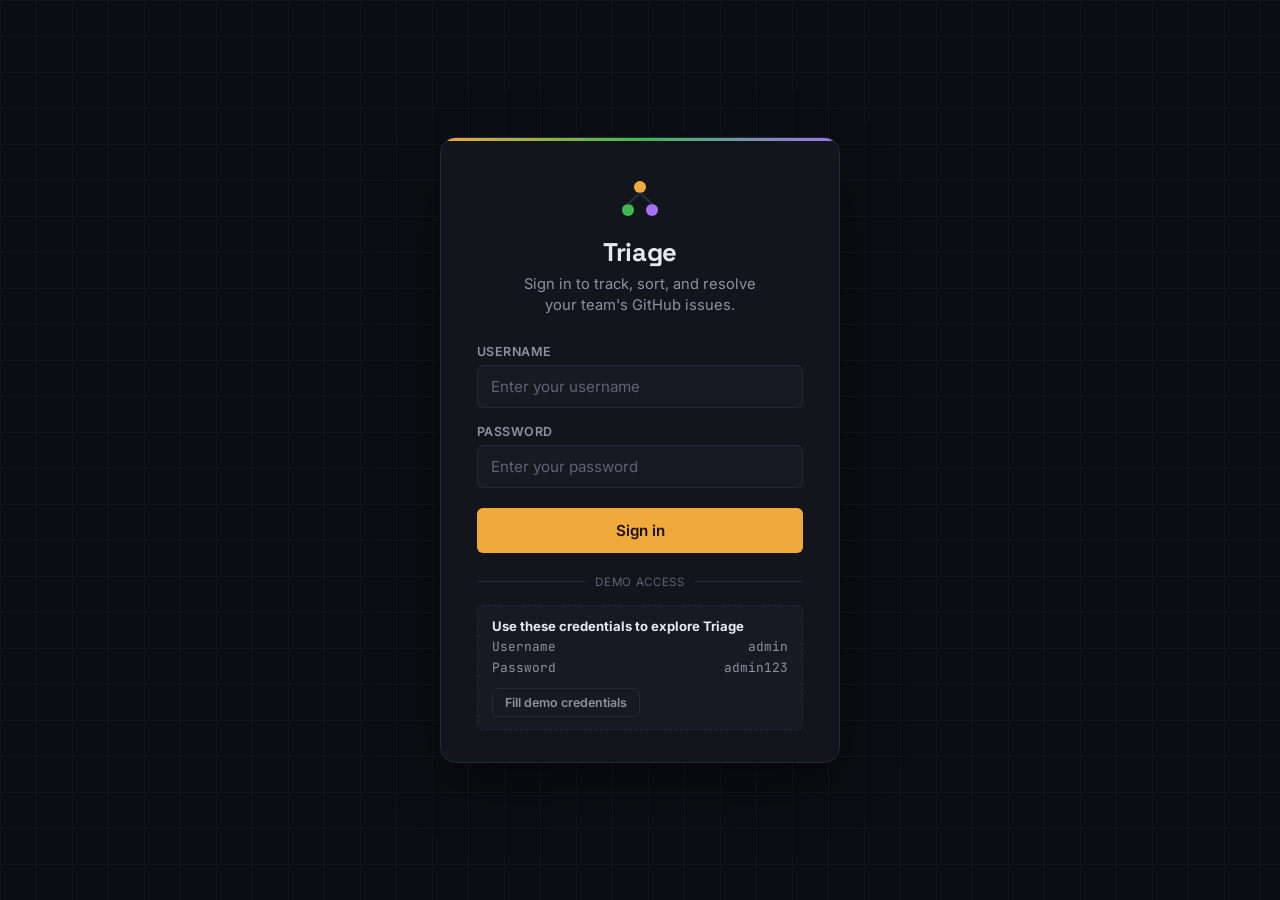
<file: index.html>
<!DOCTYPE html>
<html lang="en">
<head>
  <meta charset="UTF-8" />
  <meta name="viewport" content="width=device-width, initial-scale=1.0" />
  <title>Triage — Sign in</title>
  <meta name="description" content="Sign in to Triage to track, filter, and resolve your team's GitHub issues." />
  <link rel="icon" href="data:image/svg+xml,%3Csvg xmlns='http://www.w3.org/2000/svg' viewBox='0 0 44 44'%3E%3Ccircle cx='22' cy='9' r='6' fill='%23F0A93B'/%3E%3Ccircle cx='10' cy='32' r='6' fill='%233FB950'/%3E%3Ccircle cx='34' cy='32' r='6' fill='%23A371F7'/%3E%3C/svg%3E" />
  <link rel="stylesheet" href="css/styles.css" />
  <link rel="stylesheet" href="css/login.css" />
</head>
<body>

  <main class="login-shell">
    <div class="login-card">
      <div class="login-header">
        <svg class="brand-mark" viewBox="0 0 44 44" fill="none" xmlns="http://www.w3.org/2000/svg" aria-hidden="true">
          <circle cx="22" cy="9" r="6" fill="#F0A93B"/>
          <circle cx="10" cy="32" r="6" fill="#3FB950"/>
          <circle cx="34" cy="32" r="6" fill="#A371F7"/>
          <path d="M22 15 L10 26 M22 15 L34 26" stroke="#2A2F3A" stroke-width="2"/>
        </svg>
        <span class="brand-name">Triage</span>
        <p class="login-subtitle">Sign in to track, sort, and resolve<br />your team's GitHub issues.</p>
      </div>

      <form class="login-form" id="loginForm" novalidate>
        <div class="login-error" id="loginError" role="alert">
          <span>⚠️</span>
          <span id="loginErrorText">Invalid username or password.</span>
        </div>

        <div class="field">
          <label for="username">Username</label>
          <input type="text" id="username" name="username" placeholder="Enter your username" autocomplete="username" required />
        </div>

        <div class="field">
          <label for="password">Password</label>
          <input type="password" id="password" name="password" placeholder="Enter your password" autocomplete="current-password" required />
        </div>

        <button type="submit" class="btn btn-primary btn-signin" id="signInBtn">
          <span id="signInBtnText">Sign in</span>
        </button>
      </form>

      <div class="login-divider">Demo access</div>

      <div class="demo-box">
        <strong>Use these credentials to explore Triage</strong>
        <div class="demo-row"><span>Username</span><span>admin</span></div>
        <div class="demo-row"><span>Password</span><span>admin123</span></div>
        <button type="button" class="btn btn-ghost demo-fill" id="fillDemoBtn">Fill demo credentials</button>
      </div>
    </div>
  </main>

  <script src="js/auth.js"></script>
</body>
</html>
</file>
<file: css/styles.css>
/* =========================================================
   Triage — Design Tokens
   A dark, dev-tool aesthetic for scanning issues fast.
   ========================================================= */
@import url('https://fonts.googleapis.com/css2?family=Space+Grotesk:wght@500;600;700&family=Inter:wght@400;500;600;700&family=JetBrains+Mono:wght@400;500&display=swap');

:root {
  /* color */
  --bg: #0b0d12;
  --bg-grid: #11141b;
  --surface: #12151c;
  --surface-2: #161a22;
  --surface-3: #1b2029;
  --border: #242935;
  --border-soft: #1c212b;

  --text-primary: #e7e9ee;
  --text-secondary: #8b92a1;
  --text-muted: #5c6373;

  --brand: #f0a93b;
  --brand-strong: #ffbf5c;
  --status-open: #3fb950;
  --status-open-bg: rgba(63, 185, 80, 0.12);
  --status-closed: #a371f7;
  --status-closed-bg: rgba(163, 113, 247, 0.14);
  --danger: #f2545b;

  /* type */
  --font-display: 'Space Grotesk', sans-serif;
  --font-body: 'Inter', sans-serif;
  --font-mono: 'JetBrains Mono', monospace;

  /* layout */
  --radius-sm: 6px;
  --radius-md: 10px;
  --radius-lg: 16px;
  --max-width: 1280px;
  --shadow-card: 0 1px 0 rgba(0, 0, 0, 0.4), 0 8px 24px -12px rgba(0, 0, 0, 0.55);
  --shadow-pop: 0 24px 60px -20px rgba(0, 0, 0, 0.7);
}

* { box-sizing: border-box; }

html, body {
  margin: 0;
  padding: 0;
  background: var(--bg);
  color: var(--text-primary);
  font-family: var(--font-body);
  -webkit-font-smoothing: antialiased;
}

body {
  background-image:
    linear-gradient(var(--bg-grid) 1px, transparent 1px),
    linear-gradient(90deg, var(--bg-grid) 1px, transparent 1px);
  background-size: 36px 36px;
  background-attachment: fixed;
  min-height: 100vh;
}

a { color: inherit; text-decoration: none; }
img, svg { display: block; }
button { font-family: inherit; cursor: pointer; }
input { font-family: inherit; }

:focus-visible {
  outline: 2px solid var(--brand);
  outline-offset: 2px;
  border-radius: var(--radius-sm);
}

/* ---------- shared: brand mark ---------- */
.brand {
  display: inline-flex;
  align-items: center;
  gap: 10px;
}

.brand-mark {
  width: 30px;
  height: 30px;
  flex-shrink: 0;
}

.brand-name {
  font-family: var(--font-display);
  font-weight: 700;
  font-size: 1.25rem;
  letter-spacing: -0.01em;
  color: var(--text-primary);
}

/* ---------- shared: buttons ---------- */
.btn {
  display: inline-flex;
  align-items: center;
  justify-content: center;
  gap: 8px;
  border: 1px solid transparent;
  border-radius: var(--radius-sm);
  padding: 10px 18px;
  font-size: 0.9rem;
  font-weight: 600;
  transition: transform 0.12s ease, background 0.15s ease, border-color 0.15s ease;
}

.btn:active { transform: translateY(1px); }

.btn-primary {
  background: var(--brand);
  color: #1a1100;
}
.btn-primary:hover { background: var(--brand-strong); }

.btn-ghost {
  background: transparent;
  border-color: var(--border);
  color: var(--text-secondary);
}
.btn-ghost:hover {
  color: var(--text-primary);
  border-color: var(--text-muted);
}

/* ---------- shared: scrollbar ---------- */
::-webkit-scrollbar { width: 10px; height: 10px; }
::-webkit-scrollbar-track { background: transparent; }
::-webkit-scrollbar-thumb {
  background: var(--surface-3);
  border-radius: 8px;
  border: 2px solid var(--bg);
}

/* ---------- visually hidden (a11y) ---------- */
.visually-hidden {
  position: absolute;
  width: 1px; height: 1px;
  overflow: hidden;
  clip: rect(0 0 0 0);
  white-space: nowrap;
}
</file>
<file: css/login.css>
/* =========================================================
   Login page
   ========================================================= */

.login-shell {
  min-height: 100vh;
  display: flex;
  align-items: center;
  justify-content: center;
  padding: 24px;
}

.login-card {
  width: 100%;
  max-width: 400px;
  background: var(--surface);
  border: 1px solid var(--border);
  border-radius: var(--radius-lg);
  padding: 40px 36px 32px;
  box-shadow: var(--shadow-pop);
  position: relative;
  overflow: hidden;
}

.login-card::before {
  content: '';
  position: absolute;
  inset: 0 0 auto 0;
  height: 3px;
  background: linear-gradient(90deg, var(--brand) 0%, var(--status-open) 50%, var(--status-closed) 100%);
}

.login-header {
  display: flex;
  flex-direction: column;
  align-items: center;
  text-align: center;
  margin-bottom: 28px;
}

.login-header .brand-mark {
  width: 44px;
  height: 44px;
  margin-bottom: 14px;
}

.login-header .brand-name {
  font-size: 1.6rem;
}

.login-subtitle {
  margin: 6px 0 0;
  color: var(--text-secondary);
  font-size: 0.92rem;
  line-height: 1.4;
}

.login-form {
  display: flex;
  flex-direction: column;
  gap: 16px;
}

.field {
  display: flex;
  flex-direction: column;
  gap: 6px;
}

.field label {
  font-size: 0.78rem;
  font-weight: 600;
  color: var(--text-secondary);
  text-transform: uppercase;
  letter-spacing: 0.04em;
}

.field input {
  background: var(--surface-2);
  border: 1px solid var(--border);
  border-radius: var(--radius-sm);
  padding: 11px 13px;
  font-size: 0.95rem;
  color: var(--text-primary);
  transition: border-color 0.15s ease;
}

.field input::placeholder { color: var(--text-muted); }

.field input:focus {
  border-color: var(--brand);
  outline: none;
}

.login-error {
  display: none;
  align-items: center;
  gap: 8px;
  background: rgba(242, 84, 91, 0.1);
  border: 1px solid rgba(242, 84, 91, 0.35);
  color: var(--danger);
  border-radius: var(--radius-sm);
  padding: 10px 12px;
  font-size: 0.85rem;
}

.login-error.show { display: flex; }

.btn-signin {
  width: 100%;
  padding: 12px;
  font-size: 0.95rem;
  margin-top: 4px;
}

.login-divider {
  display: flex;
  align-items: center;
  gap: 10px;
  margin: 22px 0 16px;
  color: var(--text-muted);
  font-size: 0.72rem;
  text-transform: uppercase;
  letter-spacing: 0.06em;
}

.login-divider::before,
.login-divider::after {
  content: '';
  flex: 1;
  height: 1px;
  background: var(--border);
}

.demo-box {
  background: var(--surface-2);
  border: 1px dashed var(--border);
  border-radius: var(--radius-sm);
  padding: 12px 14px;
  font-size: 0.82rem;
  color: var(--text-secondary);
  display: flex;
  flex-direction: column;
  gap: 4px;
}

.demo-box strong { color: var(--text-primary); }

.demo-box .demo-row {
  display: flex;
  justify-content: space-between;
  font-family: var(--font-mono);
  font-size: 0.8rem;
}

.demo-fill {
  margin-top: 8px;
  align-self: flex-start;
  font-size: 0.78rem;
  padding: 6px 12px;
}
</file>
<file: css/main.css>
/* =========================================================
   Main / Issues page
   ========================================================= */

.page-shell {
  min-height: 100vh;
  display: flex;
  flex-direction: column;
}

/* ---------- navbar ---------- */
.navbar {
  position: sticky;
  top: 0;
  z-index: 20;
  display: flex;
  align-items: center;
  justify-content: space-between;
  gap: 20px;
  padding: 14px 32px;
  background: rgba(11, 13, 18, 0.85);
  backdrop-filter: blur(10px);
  border-bottom: 1px solid var(--border);
}

.navbar .brand-mark { width: 28px; height: 28px; }

.navbar-actions {
  display: flex;
  align-items: center;
  gap: 10px;
}

.search-form {
  display: flex;
  align-items: stretch;
  gap: 8px;
}

.search-form input {
  width: 260px;
  background: var(--surface-2);
  border: 1px solid var(--border);
  border-radius: var(--radius-sm);
  padding: 9px 13px;
  font-size: 0.88rem;
  color: var(--text-primary);
}

.search-form input::placeholder { color: var(--text-muted); }

.search-form input:focus {
  outline: none;
  border-color: var(--brand);
}

.btn-search {
  padding: 9px 16px;
  font-size: 0.85rem;
}

.btn-icon {
  width: 38px;
  height: 38px;
  padding: 0;
  border-radius: var(--radius-sm);
  display: inline-flex;
  align-items: center;
  justify-content: center;
}

/* ---------- main content container ---------- */
.content {
  flex: 1;
  width: 100%;
  max-width: var(--max-width);
  margin: 0 auto;
  padding: 28px 32px 64px;
}

/* ---------- tabs ---------- */
.tabs {
  display: flex;
  gap: 8px;
  border-bottom: 1px solid var(--border);
  margin-bottom: 18px;
}

.tab-btn {
  background: transparent;
  border: none;
  color: var(--text-secondary);
  font-size: 0.9rem;
  font-weight: 600;
  padding: 10px 6px 12px;
  position: relative;
  margin-right: 18px;
  transition: color 0.15s ease;
}

.tab-btn::after {
  content: '';
  position: absolute;
  left: 0; right: 0; bottom: -1px;
  height: 2px;
  background: transparent;
  border-radius: 2px;
  transition: background 0.15s ease;
}

.tab-btn:hover { color: var(--text-primary); }

.tab-btn.active {
  color: var(--text-primary);
}
.tab-btn.active::after { background: var(--brand); }

.tab-count {
  font-family: var(--font-mono);
  font-size: 0.75rem;
  color: var(--text-muted);
  margin-left: 6px;
}

/* ---------- summary bar ---------- */
.summary-bar {
  display: flex;
  align-items: center;
  justify-content: space-between;
  flex-wrap: wrap;
  gap: 12px;
  background: var(--surface);
  border: 1px solid var(--border);
  border-radius: var(--radius-md);
  padding: 14px 18px;
  margin-bottom: 22px;
}

.summary-left {
  display: flex;
  align-items: center;
  gap: 10px;
  color: var(--text-secondary);
  font-size: 0.88rem;
}

.summary-left .summary-icon { font-size: 1.1rem; }

.summary-left strong {
  color: var(--text-primary);
  font-family: var(--font-mono);
}

.summary-right {
  display: flex;
  align-items: center;
  gap: 18px;
  font-size: 0.85rem;
}

.marker {
  display: inline-flex;
  align-items: center;
  gap: 6px;
  color: var(--text-secondary);
}

.marker .dot {
  width: 9px;
  height: 9px;
  border-radius: 50%;
  display: inline-block;
}

.marker.is-open .dot { background: var(--status-open); }
.marker.is-closed .dot { background: var(--status-closed); }
.marker strong { color: var(--text-primary); }

/* ---------- loading state ---------- */
.loading-state {
  display: flex;
  flex-direction: column;
  align-items: center;
  justify-content: center;
  gap: 14px;
  padding: 80px 0;
  color: var(--text-secondary);
  font-size: 0.9rem;
}

.spinner {
  width: 34px;
  height: 34px;
  border-radius: 50%;
  border: 3px solid var(--surface-3);
  border-top-color: var(--brand);
  animation: spin 0.8s linear infinite;
}

@keyframes spin {
  to { transform: rotate(360deg); }
}

.empty-state {
  display: flex;
  flex-direction: column;
  align-items: center;
  gap: 8px;
  padding: 70px 0;
  color: var(--text-secondary);
  text-align: center;
}

.empty-state .empty-icon { font-size: 2rem; }
.empty-state strong { color: var(--text-primary); font-size: 1rem; }

/* ---------- issue grid ---------- */
.issue-grid {
  display: grid;
  grid-template-columns: repeat(4, 1fr);
  gap: 18px;
}

@media (max-width: 1100px) {
  .issue-grid { grid-template-columns: repeat(3, 1fr); }
}
@media (max-width: 820px) {
  .issue-grid { grid-template-columns: repeat(2, 1fr); }
}
@media (max-width: 560px) {
  .issue-grid { grid-template-columns: 1fr; }
}

/* ---------- issue card ---------- */
.issue-card {
  background: var(--surface);
  border: 1px solid var(--border);
  border-top: 3px solid var(--text-muted);
  border-radius: var(--radius-md);
  padding: 16px 16px 14px;
  display: flex;
  flex-direction: column;
  gap: 10px;
  cursor: pointer;
  box-shadow: var(--shadow-card);
  transition: transform 0.14s ease, border-color 0.14s ease;
  text-align: left;
}

.issue-card:hover {
  transform: translateY(-3px);
  border-color: var(--text-muted);
}

.issue-card.status-open { border-top-color: var(--status-open); }
.issue-card.status-closed { border-top-color: var(--status-closed); }

.issue-card-top {
  display: flex;
  align-items: center;
  justify-content: space-between;
}

.issue-id {
  font-family: var(--font-mono);
  font-size: 0.78rem;
  color: var(--text-muted);
}

.priority-pill {
  font-size: 0.68rem;
  font-weight: 600;
  text-transform: uppercase;
  letter-spacing: 0.03em;
  color: var(--text-secondary);
  border: 1px solid var(--border);
  border-radius: 20px;
  padding: 2px 9px;
}

.issue-title {
  font-family: var(--font-display);
  font-size: 1rem;
  font-weight: 600;
  line-height: 1.3;
  color: var(--text-primary);
  margin: 0;
}

.issue-desc {
  font-size: 0.84rem;
  color: var(--text-secondary);
  line-height: 1.5;
  margin: 0;
  display: -webkit-box;
  -webkit-line-clamp: 3;
  -webkit-box-orient: vertical;
  overflow: hidden;
}

.issue-status-badge {
  align-self: flex-start;
  font-size: 0.7rem;
  font-weight: 700;
  text-transform: uppercase;
  letter-spacing: 0.03em;
  padding: 3px 9px;
  border-radius: 20px;
}

.issue-status-badge.status-open {
  color: var(--status-open);
  background: var(--status-open-bg);
}
.issue-status-badge.status-closed {
  color: var(--status-closed);
  background: var(--status-closed-bg);
}

.issue-labels {
  display: flex;
  flex-wrap: wrap;
  gap: 6px;
}

.label-pill {
  font-size: 0.72rem;
  color: var(--text-secondary);
  background: var(--surface-2);
  border: 1px solid var(--border-soft);
  border-radius: 20px;
  padding: 2px 9px;
}

.issue-card-footer {
  display: flex;
  align-items: center;
  justify-content: space-between;
  margin-top: auto;
  padding-top: 10px;
  border-top: 1px solid var(--border-soft);
  font-size: 0.78rem;
  color: var(--text-muted);
}

.issue-author {
  display: flex;
  align-items: center;
  gap: 6px;
  color: var(--text-secondary);
}

.author-avatar {
  width: 18px;
  height: 18px;
  border-radius: 50%;
  background: var(--surface-3);
  display: inline-flex;
  align-items: center;
  justify-content: center;
  font-size: 0.62rem;
  font-weight: 700;
  color: var(--text-secondary);
}

.issue-date { font-family: var(--font-mono); }

/* ---------- modal ---------- */
.modal-overlay {
  position: fixed;
  inset: 0;
  background: rgba(5, 6, 9, 0.7);
  display: none;
  align-items: center;
  justify-content: center;
  padding: 24px;
  z-index: 50;
}

.modal-overlay.show { display: flex; }

.modal-box {
  width: 100%;
  max-width: 560px;
  max-height: 85vh;
  overflow-y: auto;
  background: var(--surface);
  border: 1px solid var(--border);
  border-radius: var(--radius-lg);
  padding: 28px 28px 26px;
  box-shadow: var(--shadow-pop);
  position: relative;
}

.modal-close {
  position: absolute;
  top: 18px;
  right: 18px;
  width: 32px;
  height: 32px;
  border-radius: 50%;
  background: var(--surface-2);
  border: 1px solid var(--border);
  color: var(--text-secondary);
  display: inline-flex;
  align-items: center;
  justify-content: center;
  font-size: 1rem;
}
.modal-close:hover { color: var(--text-primary); }

.modal-id {
  font-family: var(--font-mono);
  font-size: 0.8rem;
  color: var(--text-muted);
  margin-bottom: 6px;
}

.modal-title {
  font-family: var(--font-display);
  font-size: 1.35rem;
  font-weight: 700;
  margin: 0 0 14px;
  padding-right: 30px;
  line-height: 1.3;
}

.modal-meta {
  display: flex;
  flex-wrap: wrap;
  gap: 10px;
  margin-bottom: 18px;
}

.modal-meta .label-pill,
.modal-meta .priority-pill { font-size: 0.75rem; }

.modal-desc {
  font-size: 0.92rem;
  line-height: 1.65;
  color: var(--text-secondary);
  margin: 0 0 22px;
}

.modal-grid {
  display: grid;
  grid-template-columns: 1fr 1fr;
  gap: 14px;
  border-top: 1px solid var(--border-soft);
  padding-top: 18px;
}

.modal-field span {
  display: block;
  font-size: 0.7rem;
  text-transform: uppercase;
  letter-spacing: 0.04em;
  color: var(--text-muted);
  margin-bottom: 4px;
}

.modal-field strong {
  font-size: 0.88rem;
  color: var(--text-primary);
  font-weight: 600;
}

/* ---------- responsive ---------- */
@media (max-width: 720px) {
  .navbar {
    padding: 12px 18px;
    flex-wrap: wrap;
  }
  .search-form input { width: 150px; }
  .content { padding: 20px 18px 48px; }
  .summary-bar { flex-direction: column; align-items: flex-start; }
  .modal-grid { grid-template-columns: 1fr; }
}
</file>
